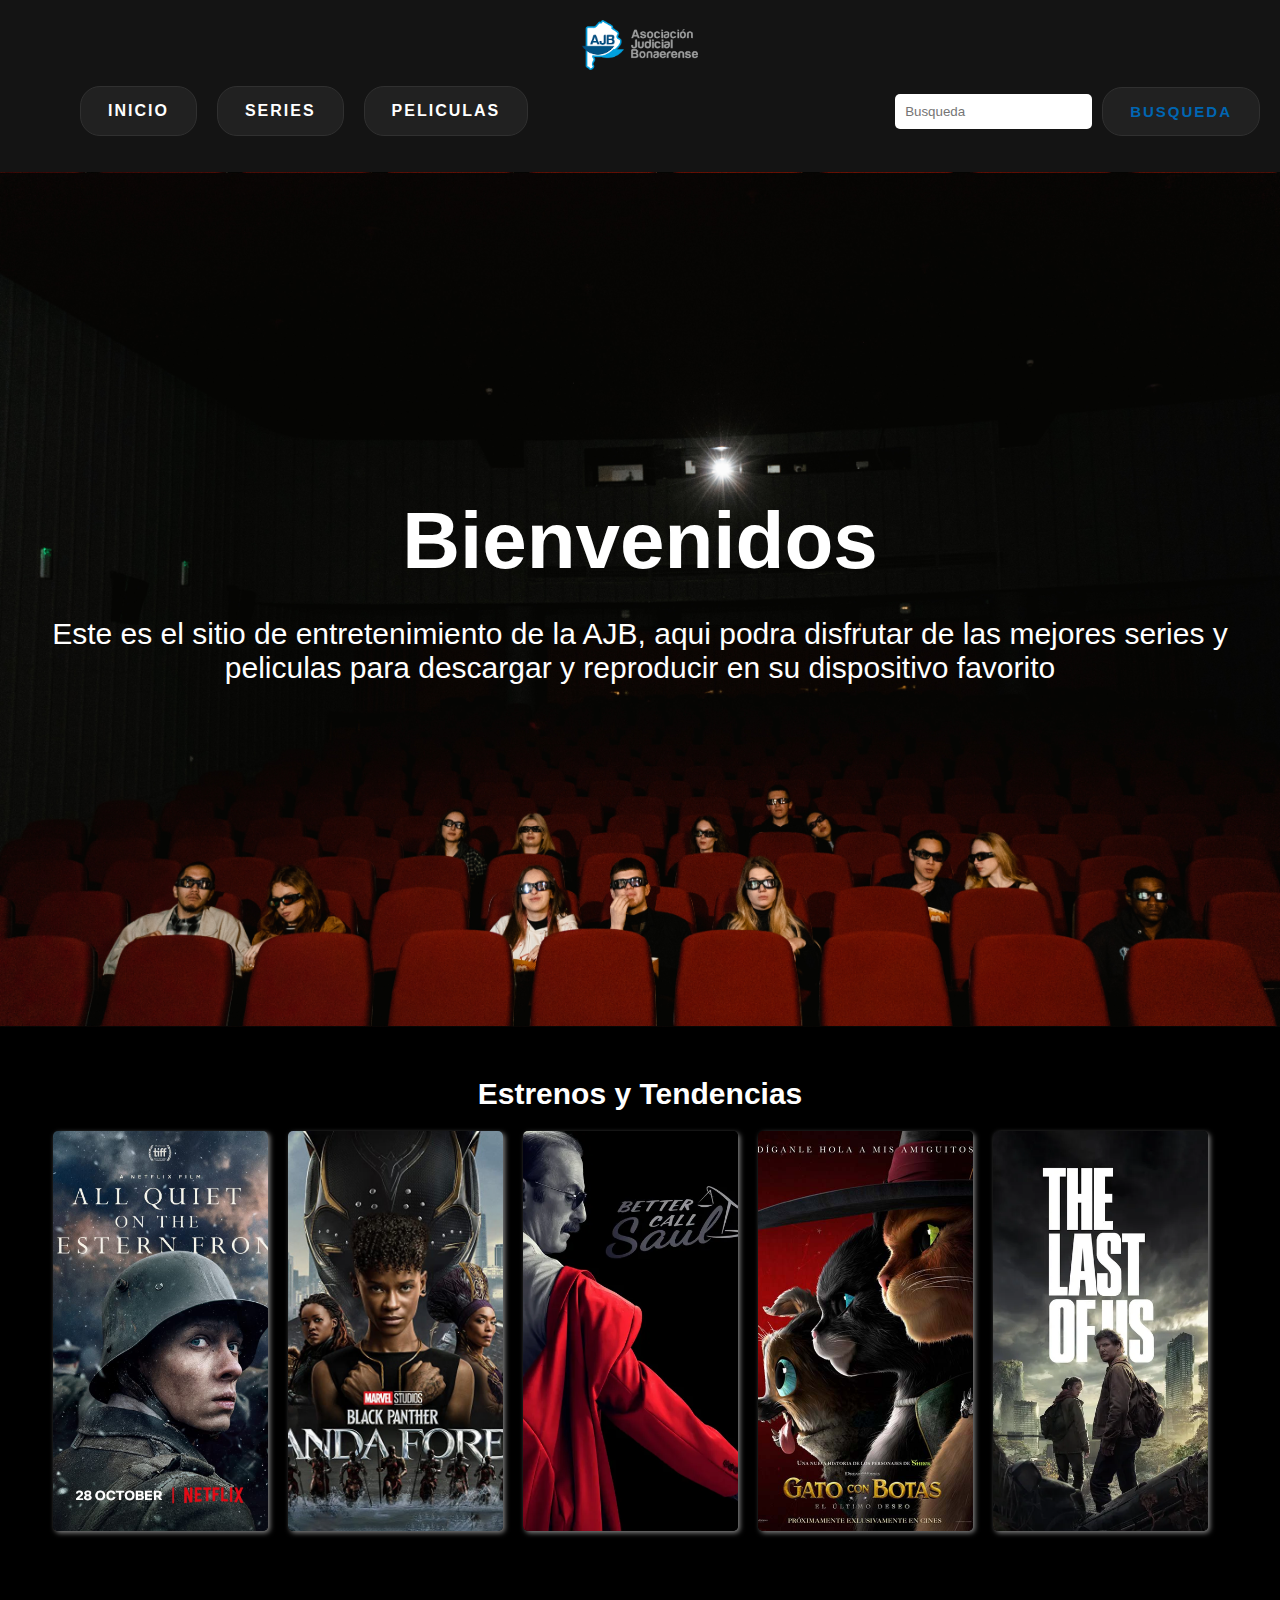
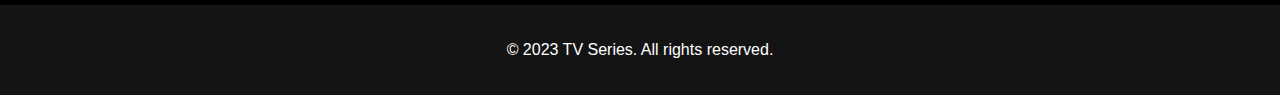
<file: index.html>
<!DOCTYPE html>
<html>
  <head>
    <title>TV Series</title>
    <link rel="stylesheet" type="text/css" href="styles.css" />
  </head>
  <body>
    <header>
      <div class="logo">
        <img src="assets/ajb.logo.png" alt="Logo" />
      </div>
      <nav>
        <ul>
          <li>
            <button><a href="#">Inicio</a></button>
          </li>
          <li>
            <button><a href="#">Series</a></button>
          </li>
          <li>
            <button><a href="#">Peliculas</a></button>
          </li>
        </ul>
        <div class="search-box">
          <input type="text" placeholder="Busqueda" />
          <button>Busqueda</button>
        </div>
      </nav>
    </header>
    <main>
      <section class="hero">
        <h1>Bienvenidos</h1>
        <p>
          Este es el sitio de entretenimiento de la AJB, aqui podra disfrutar de
          las mejores series y peliculas para descargar y reproducir en su dispositivo
          favorito
        </p>
      </section>
      <section class="movie-section">
        <h2>Estrenos y Tendencias</h2>
        <div class="movie-list">
          <div class="movie">
            <img src="assets/allquiet_cover.jpg" alt="Movie 1" />
          </div>
          <div class="movie">
            <img src="assets/blackpanther_cover.jpg" alt="Movie 2" />
          </div>
          <div class="movie">
            <img src="assets/bettercallsaul_cover.webp" alt="Movie 3" />
          </div>
          <div class="movie">
            <img src="assets/gatoconbotas_cover.jpg" alt="Movie 4" />
          </div>
          <div class="movie">
            <img src="assets/thelastofus_cover.webp" alt="Movie 5" />
          </div>
        </div>
      </section>
    </main>
    <footer>
      <p>&copy; 2023 TV Series. All rights reserved.</p>
    </footer>
  </body>
</html>
</file>
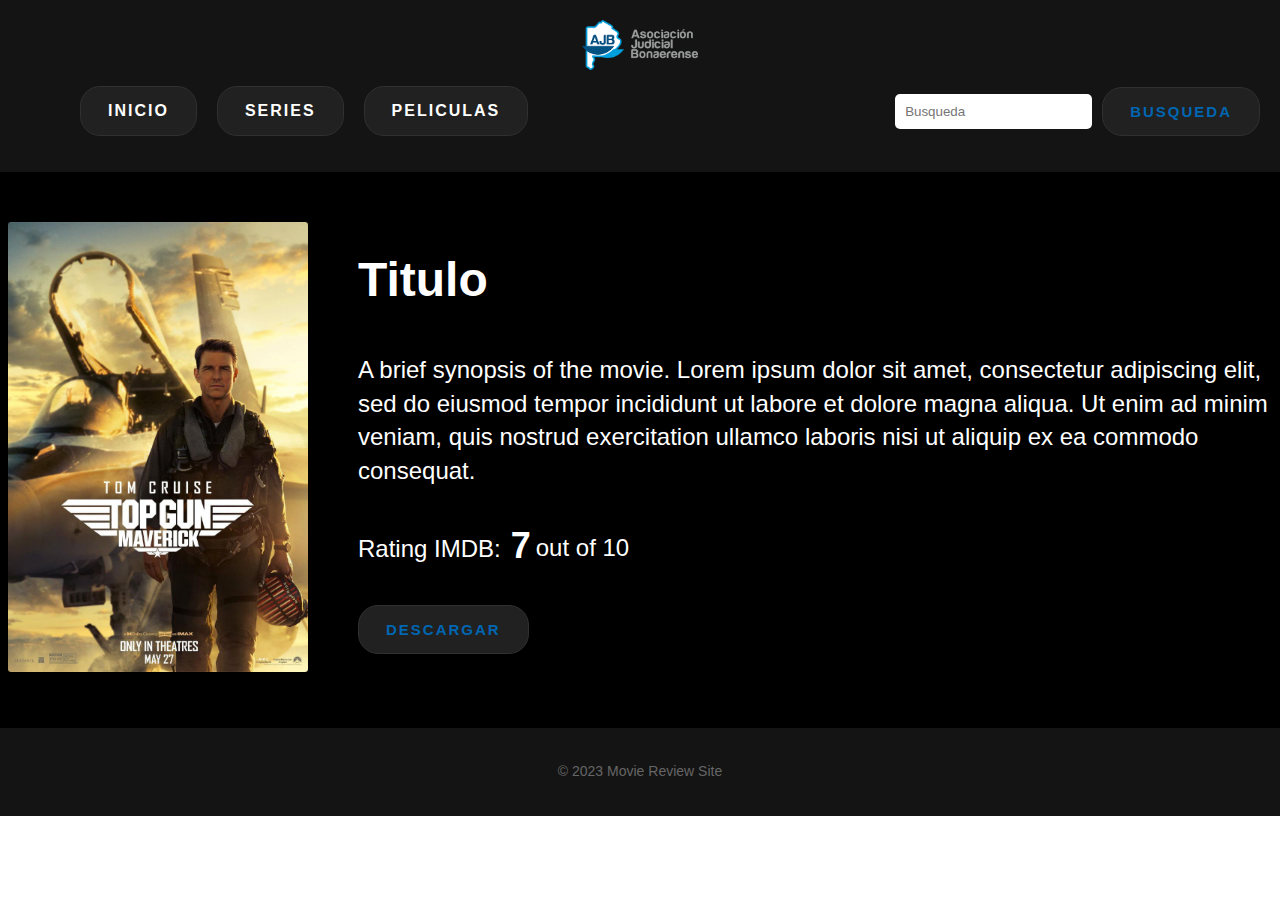
<file: routes/accion/movies/topgun2/index.html>
<!DOCTYPE html>
<html lang="en">
  <head>
    <meta charset="UTF-8" />
    <meta name="viewport" content="width=device-width, initial-scale=1.0" />
    <title>Movie Review Site</title>
    <link rel="stylesheet" href="style.css" />
  </head>
  <body>
	<header>
		<div class="logo">
		  <img src="assets/ajb.logo.png" alt="Logo" />
		</div>
		<nav>
		  <ul>
			<li>
			  <button><a href="#">Inicio</a></button>
			</li>
			<li>
			  <button><a href="#">Series</a></button>
			</li>
			<li>
			  <button><a href="#">Peliculas</a></button>
			</li>
		  </ul>
		  <div class="search-box">
			<input type="text" placeholder="Busqueda" />
			<button>Busqueda</button>
		  </div>
		</nav>
	  </header>
    <main>
      <section class="hero">
        <div class="hero-image">
          <img src="assets/poster.jpg" alt="Movie Poster" />
        </div>
        <div class="hero-content">
          <h2>Titulo</h2>
          <p>
            A brief synopsis of the movie. Lorem ipsum dolor sit amet,
            consectetur adipiscing elit, sed do eiusmod tempor incididunt ut
            labore et dolore magna aliqua. Ut enim ad minim veniam, quis nostrud
            exercitation ullamco laboris nisi ut aliquip ex ea commodo consequat.
          </p>
          <div class="hero-rating">
            <p>Rating IMDB:</p>
            <div class="rating-scale">
              <div class="rating-number">7</div>
              <div class="rating-out-of">out of 10</div>
            </div>
          </div>
          <button><a href="topgunmaverick.zip">Descargar</a></button>
        </div>
      </section>
    </main>

    <footer>
      <p>&copy; 2023 Movie Review Site</p>
    </footer>
  </body>
</html>
</file>
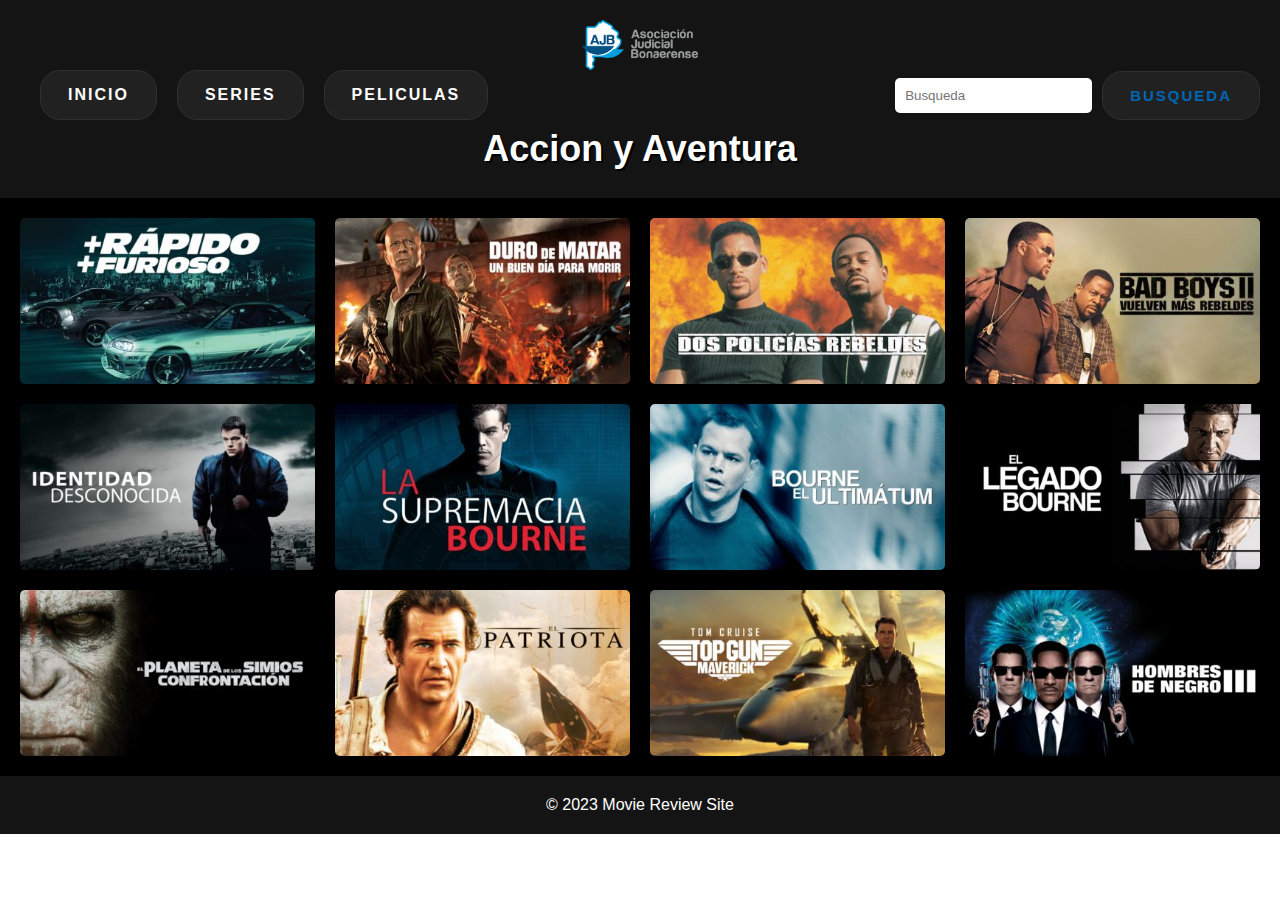
<file: routes/accion/accion.html>
<!DOCTYPE html>
<html lang="en">
  <head>
    <meta charset="UTF-8" />
    <meta http-equiv="X-UA-Compatible" content="IE=edge" />
    <meta name="viewport" content="width=device-width, initial-scale=1.0" />
    <link rel="stylesheet" href="accion.css" />
    <title>Accion y Aventura</title>
  </head>
  <body>
    <header>
      <div class="logo">
        <img src="../../assets/ajb.logo.png" alt="Logo" />
      </div>
      <nav>
        <ul>
        <li>
          <button><a href="#">Inicio</a></button>
        </li>
        <li>
          <button><a href="#">Series</a></button>
        </li>
        <li>
          <button><a href="#">Peliculas</a></button>
        </li>
        </ul>
        <div class="search-box">
        <input type="text" placeholder="Busqueda" />
        <button>Busqueda</button>
        </div>
      </nav>
      <h1>Accion y Aventura</h1>
      </header>
    <section class="photos">
      <img src="assets/f&f_1.jpg" alt="" />
      <img src="assets/dmt.jpg" alt="" />
      <img src="assets/bb1.jpg" alt="" />
      <img src="assets/bb2.jpg" alt="" />
      <img src="assets/bourne1.jpg" alt="" />
      <img src="assets/bourne2.jpg" alt="" />
      <img src="assets/bourne3.jpg" alt="" />
      <img src="assets/bourne4.jpg" alt="" />
      <img src="assets/psimio1.jpg" alt="" />
      <img src="assets/patriot.jpg" alt="">
      <img src="assets/topgun2.jpg" alt="">
      <img src="assets/mib3.jpg" alt="">
    </section>
  </body>
  <footer>
    <p>&copy; 2023 Movie Review Site</p>
  </footer>
</html>
</file>
<file: styles.css>
/* Global Styles */
body {
  font-family: "Helvetica Neue", sans-serif;
  font-size: 16px;
  margin: 0;
}

/* Header Styles */
header {
  background-color: #141414;
  color: #ffffff;
  padding: 20px;
}
nav {
  display: flex;
  align-items: center;
  justify-content: space-between;
}
.logo {
  display: flex;
  justify-content: center;
}
.logo img {
  height: 50px;
}
ul {
  display: flex;
  list-style: none;
  align-items: center;
}
li {
  margin-left: 20px;
}
li a {
  color: #ffffff;
  text-decoration: none;
  font-size: 16px;
}

.search-box {
  display: flex;
  align-items: center;
}
input[type="text"] {
  padding: 10px;
  border: none;
  border-radius: 5px;
  margin-right: 10px;
}
button {
  position: relative;
  padding: 1em 1.8em;
  outline: none;
  border: 1px solid #303030;
  background: #212121;
  color: #0066b2;
  text-transform: uppercase;
  letter-spacing: 2px;
  font-size: 15px;
  overflow: hidden;
  transition: 0.2s;
  border-radius: 20px;
  cursor: pointer;
  font-weight: bold;
}

button:hover {
  box-shadow: 0 0 10px #0066b2, 0 0 25px #001eff, 0 0 50px #0066b2;
  transition-delay: 0.6s;
}

button span {
  position: absolute;
}

button span:nth-child(1) {
  top: 0;
  left: -100%;
  width: 100%;
  height: 2px;
  background: linear-gradient(90deg, transparent, #0066b2);
}

button:hover span:nth-child(1) {
  left: 100%;
  transition: 0.7s;
}

button span:nth-child(3) {
  bottom: 0;
  right: -100%;
  width: 100%;
  height: 2px;
  background: linear-gradient(90deg, transparent, #001eff);
}

button:hover span:nth-child(3) {
  right: 100%;
  transition: 0.7s;
  transition-delay: 0.35s;
}

button span:nth-child(2) {
  top: -100%;
  right: 0;
  width: 2px;
  height: 100%;
  background: linear-gradient(180deg, transparent, #0066b2);
}

button:hover span:nth-child(2) {
  top: 100%;
  transition: 0.7s;
  transition-delay: 0.17s;
}

button span:nth-child(4) {
  bottom: -100%;
  left: 0;
  width: 2px;
  height: 100%;
  background: linear-gradient(360deg, transparent, #001eff);
}

button:hover span:nth-child(4) {
  bottom: 100%;
  transition: 0.7s;
  transition-delay: 0.52s;
}

button:active {
  background: #0066b2;
  background: linear-gradient(to top right, #77bbef, #0066b2);
  color: #bfbfbf;
  box-shadow: 0 0 8px #0066b2, 0 0 8px #001eff, 0 0 8px #0066b2;
  transition: 0.1s;
}

button:active
  span:nth-child(1)
  span:nth-child(2)
  span:nth-child(2)
  span:nth-child(2) {
  transition: none;
  transition-delay: none;
}

/* Hero Section Styles */
.hero {
  background-image: url(assets/stock2.jpg);
  background-size: contain;
  background-position: center;
  color: #ffffff;
  display: flex;
  flex-direction: column;
  justify-content: center;
  align-items: center;
  height: calc(100vh - 85px);
  padding: 20px;
  text-align: center;
}
.hero h1 {
  font-size: 60px;
  margin: 0;
}
.hero p {
  font-size: 24px;
  margin-bottom: 20px;
}

/* Series Section Styles */
.movie-section {
  background-color: #000000;
  color: #ffffff;
  padding: 50px 20px;
}
.movie-section h2 {
  font-size: 30px;
  margin: 0 0 20px 0;
  display: flex;
  justify-content: center;
}
.movie-list {
  display: flex;
  justify-content: center;
  flex-wrap: wrap;
}
.movie {
  margin-right: 20px;
  margin-bottom: 20px;
}
.movie img {
  width: 215px;
  height: 400px;
  object-fit: cover;
  border-radius: 5px;
  border-radius: 5px;
  box-shadow: 2px 2px 5px grey;
  transition: all 0.3s ease-in-out;
}

.movie:hover {
  transform: scale(1.05);
  box-shadow: 3px 3px 10px grey;
}
/* Footer Styles */
footer {
  background-color: #141414;
  color: #ffffff;
  padding: 20px;
  text-align: center;
}
/* Mobile Styles */
@media only screen and (max-width: 767px) {
    /* Header Styles */
    .logo img {
        height: 30px;
    }
    ul {
        display: none;
    }
    .search-box {
        margin-top: 20px;
    }
    input[type="text"] {
        width: 100%;
        margin-right: 0;
    }
    button {
        padding: 10px;
    }
    /* Hero Section Styles */
    .hero h1 {
        font-size: 36px;
    }
    .hero p {
        font-size: 18px;
    }
    form input[type="email"] {
        width: 100%;
    }
    /* Series Section Styles */
    .series {
        width: 100%;
        margin-right: 0;
    }
}

/* Tablet Styles */
@media only screen and (min-width: 768px) and (max-width: 991px) {
    /* Header Styles */
    .logo img {
        height: 40px;
    }
    li a {
        font-size: 14px;
    }
    /* Hero Section Styles */
    .hero h1 {
        font-size: 48px;
    }
    .hero p {
        font-size: 20px;
    }
    form input[type="email"] {
        width: 400px;
    }
    /* Series Section Styles */
    .series {
        width: calc(50% - 10px);
        margin-right: 20px;
    }
}

/* Desktop Styles */
@media only screen and (min-width: 992px) {
    /* Header Styles */
    .search-box {
        margin-left: auto;
    }
    /* Hero Section Styles */
    .hero h1 {
        font-size: 80px;
    }
    .hero p {
        font-size: 30px;
    }
    form input[type="email"] {
        width: 500px;
    }
    /* Series Section Styles */
    .series {
        width: calc(33.33% - 13.33px);
        margin-right: 20px;
    }
    .series:nth-child(3n) {
        margin-right: 0;
    }
}
</file>
<file: routes/accion/movies/topgun2/style.css>
/* Global Styles */
body {
    margin: 0;
    padding: 0;
    font-family: Arial, sans-serif;
    font-size: 16px;
    line-height: 1.4;
    color: #333;
  }
  
 /* Header Styles */
header {
    background-color: #141414;
    color: #ffffff;
    padding: 20px;
  }
  nav {
    display: flex;
    align-items: center;
    justify-content: space-between;
  }
  .logo {
    display: flex;
    justify-content: center;
  }
  .logo img {
    height: 50px;
    
  }
  ul {
    display: flex;
    list-style: none;
    align-items: center;
  }
  li {
    margin-left: 20px;
  }
  li a {
    color: #ffffff;
    text-decoration: none;
    font-size: 16px;
  }
  
  .search-box {
    display: flex;
    align-items: center;
  }
  input[type="text"] {
    padding: 10px;
    border: none;
    border-radius: 5px;
    margin-right: 10px;
  }
  button {
    position: relative;
    padding: 1em 1.8em;
    outline: none;
    border: 1px solid #303030;
    background: #212121;
    color: #0066b2;
    text-transform: uppercase;
    letter-spacing: 2px;
    font-size: 15px;
    overflow: hidden;
    transition: 0.2s;
    border-radius: 20px;
    cursor: pointer;
    font-weight: bold;
  }
  
  button:hover {
    box-shadow: 0 0 10px #0066b2, 0 0 25px #001eff, 0 0 50px #0066b2;
    transition-delay: 0.6s;
  }
  
  button span {
    position: absolute;
  }
  
  button span:nth-child(1) {
    top: 0;
    left: -100%;
    width: 100%;
    height: 2px;
    background: linear-gradient(90deg, transparent, #0066b2);
  }
  
  button:hover span:nth-child(1) {
    left: 100%;
    transition: 0.7s;
  }
  
  button span:nth-child(3) {
    bottom: 0;
    right: -100%;
    width: 100%;
    height: 2px;
    background: linear-gradient(90deg, transparent, #001eff);
  }
  
  button:hover span:nth-child(3) {
    right: 100%;
    transition: 0.7s;
    transition-delay: 0.35s;
  }
  
  button span:nth-child(2) {
    top: -100%;
    right: 0;
    width: 2px;
    height: 100%;
    background: linear-gradient(180deg, transparent, #0066b2);
  }
  
  button:hover span:nth-child(2) {
    top: 100%;
    transition: 0.7s;
    transition-delay: 0.17s;
  }
  
  button span:nth-child(4) {
    bottom: -100%;
    left: 0;
    width: 2px;
    height: 100%;
    background: linear-gradient(360deg, transparent, #001eff);
  }
  
  button:hover span:nth-child(4) {
    bottom: 100%;
    transition: 0.7s;
    transition-delay: 0.52s;
  }
  
  button:active {
    background: #0066b2;
    background: linear-gradient(to top right, #77bbef, #0066b2);
    color: #bfbfbf;
    box-shadow: 0 0 8px #0066b2, 0 0 8px #001eff, 0 0 8px #0066b2;
    transition: 0.1s;
  }
  
  button:active
    span:nth-child(1)
    span:nth-child(2)
    span:nth-child(2)
    span:nth-child(2) {
    transition: none;
    transition-delay: none;
  }
  a{color:#0066b2}

  a:link { text-decoration:none; } a:visited { text-decoration:none; }
  
  
  /* Hero Styles */
  .hero {
    display: flex;
    align-items: center;
    background-color: #000;
    color: #fff;
    padding: 50px 0;
  }
  
  .hero-image {
    margin-right: 50px;
  }
  
  .hero-image img {
    width: 300px;
    height: 450px;
    border-radius: 0.2rem;
    margin-left: 8px;
  }
  
  .hero-content {
    flex: 1;
  }
  
  .hero-content h2 {
    font-size: 48px;
    margin-top: 0;
  }
  
  .hero-content p {
    font-size: 24px;
    margin-bottom: 20px;
  }
  
  .hero-rating {
    font-size: 24px;
    display: flex;
    align-items: center;
    margin-bottom: 20px;
  }
  
  .rating-scale {
    display: flex;
    margin-left: 10px;
  }
  
  .rating-number {
    font-size: 36px;
    font-weight: bold;
    margin-right: 5px;
  }
  
  .rating-out-of {
    margin-top: 10px;
  }

  
  /* Footer Styles */
  footer {
    background-color: #141414;
    padding: 20px;
    text-align: center;
    font-size: 14px;
    color: #666;
  }
</file>
<file: routes/accion/accion.css>
/* Global Styles */

* {
  margin: 0;
  padding: 0;
  box-sizing: border-box;
}

body {
  font-family: Arial, sans-serif;
  font-size: 16px;
}
/* Header Styles */
header {
  background-color: #141414;
  color: #ffffff;
  padding: 20px;
}
nav {
  display: flex;
  align-items: center;
  justify-content: space-between;
}
.logo {
  display: flex;
  justify-content: center;
}
.logo img {
  height: 50px;
}
ul {
  display: flex;
  list-style: none;
  align-items: center;
}
li {
  margin-left: 20px;
}
li a {
  color: #ffffff;
  text-decoration: none;
  font-size: 16px;
}

.search-box {
  display: flex;
  align-items: center;
}
input[type="text"] {
  padding: 10px;
  border: none;
  border-radius: 5px;
  margin-right: 10px;
}
button {
  position: relative;
  padding: 1em 1.8em;
  outline: none;
  border: 1px solid #303030;
  background: #212121;
  color: #0066b2;
  text-transform: uppercase;
  letter-spacing: 2px;
  font-size: 15px;
  overflow: hidden;
  transition: 0.2s;
  border-radius: 20px;
  cursor: pointer;
  font-weight: bold;
}

button:hover {
  box-shadow: 0 0 10px #0066b2, 0 0 25px #001eff, 0 0 50px #0066b2;
  transition-delay: 0.6s;
}

button span {
  position: absolute;
}

button span:nth-child(1) {
  top: 0;
  left: -100%;
  width: 100%;
  height: 2px;
  background: linear-gradient(90deg, transparent, #0066b2);
}

button:hover span:nth-child(1) {
  left: 100%;
  transition: 0.7s;
}

button span:nth-child(3) {
  bottom: 0;
  right: -100%;
  width: 100%;
  height: 2px;
  background: linear-gradient(90deg, transparent, #001eff);
}

button:hover span:nth-child(3) {
  right: 100%;
  transition: 0.7s;
  transition-delay: 0.35s;
}

button span:nth-child(2) {
  top: -100%;
  right: 0;
  width: 2px;
  height: 100%;
  background: linear-gradient(180deg, transparent, #0066b2);
}

button:hover span:nth-child(2) {
  top: 100%;
  transition: 0.7s;
  transition-delay: 0.17s;
}

button span:nth-child(4) {
  bottom: -100%;
  left: 0;
  width: 2px;
  height: 100%;
  background: linear-gradient(360deg, transparent, #001eff);
}

button:hover span:nth-child(4) {
  bottom: 100%;
  transition: 0.7s;
  transition-delay: 0.52s;
}

button:active {
  background:#0066b2;
  background: linear-gradient(to top right, #77bbef, #0066b2);
  color: #bfbfbf;
  box-shadow: 0 0 8px #0066b2, 0 0 8px #001eff, 0 0 8px #0066b2;
  transition: 0.1s;
}

button:active
  span:nth-child(1)
  span:nth-child(2)
  span:nth-child(2)
  span:nth-child(2) {
  transition: none;
  transition-delay: none;
}

h1 {
  margin: 8px;
  font-size: 36px;
  font-weight: bold;
  color: #fff;
  text-shadow: 2px 2px #000;
  display: flex;
  justify-content: center;

}
h1:hover{
  transition: 0.5s;
  color: #0066b2;
  
}


/* Section Styles */

.photos {
  display: grid;
  grid-template-columns: repeat(4, 1fr);
  grid-gap: 20px;
  padding: 20px;
  background-color: #000000;
}

.photos img {
  width: 100%;
  height: auto;
  border-radius: 5px;
  cursor: pointer;
  transition: transform 0.3s ease-in-out;
}

.photos img:hover {
  transform: scale(1.1);
}

/* Footer Styles */
footer {
  background-color: #141414;
  color: #ffffff;
  padding: 20px;
  text-align: center;
}
</file>
